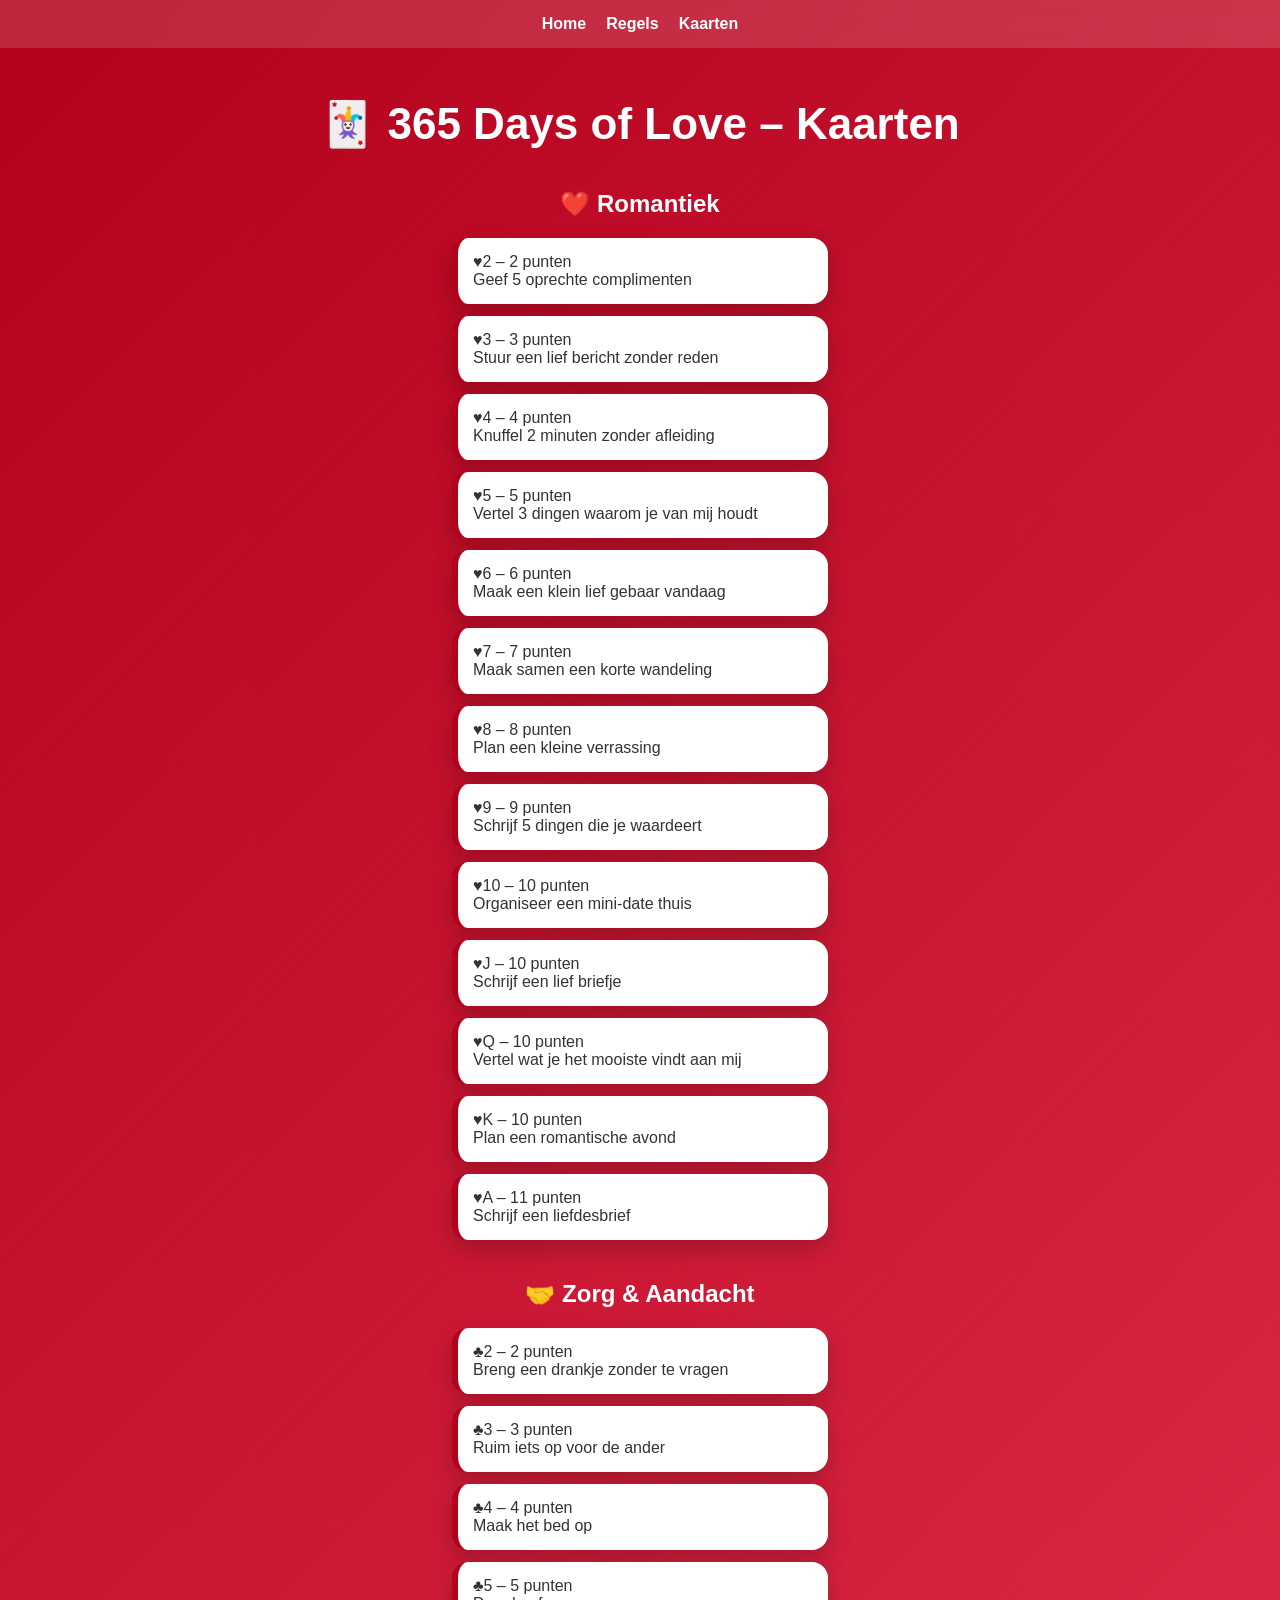
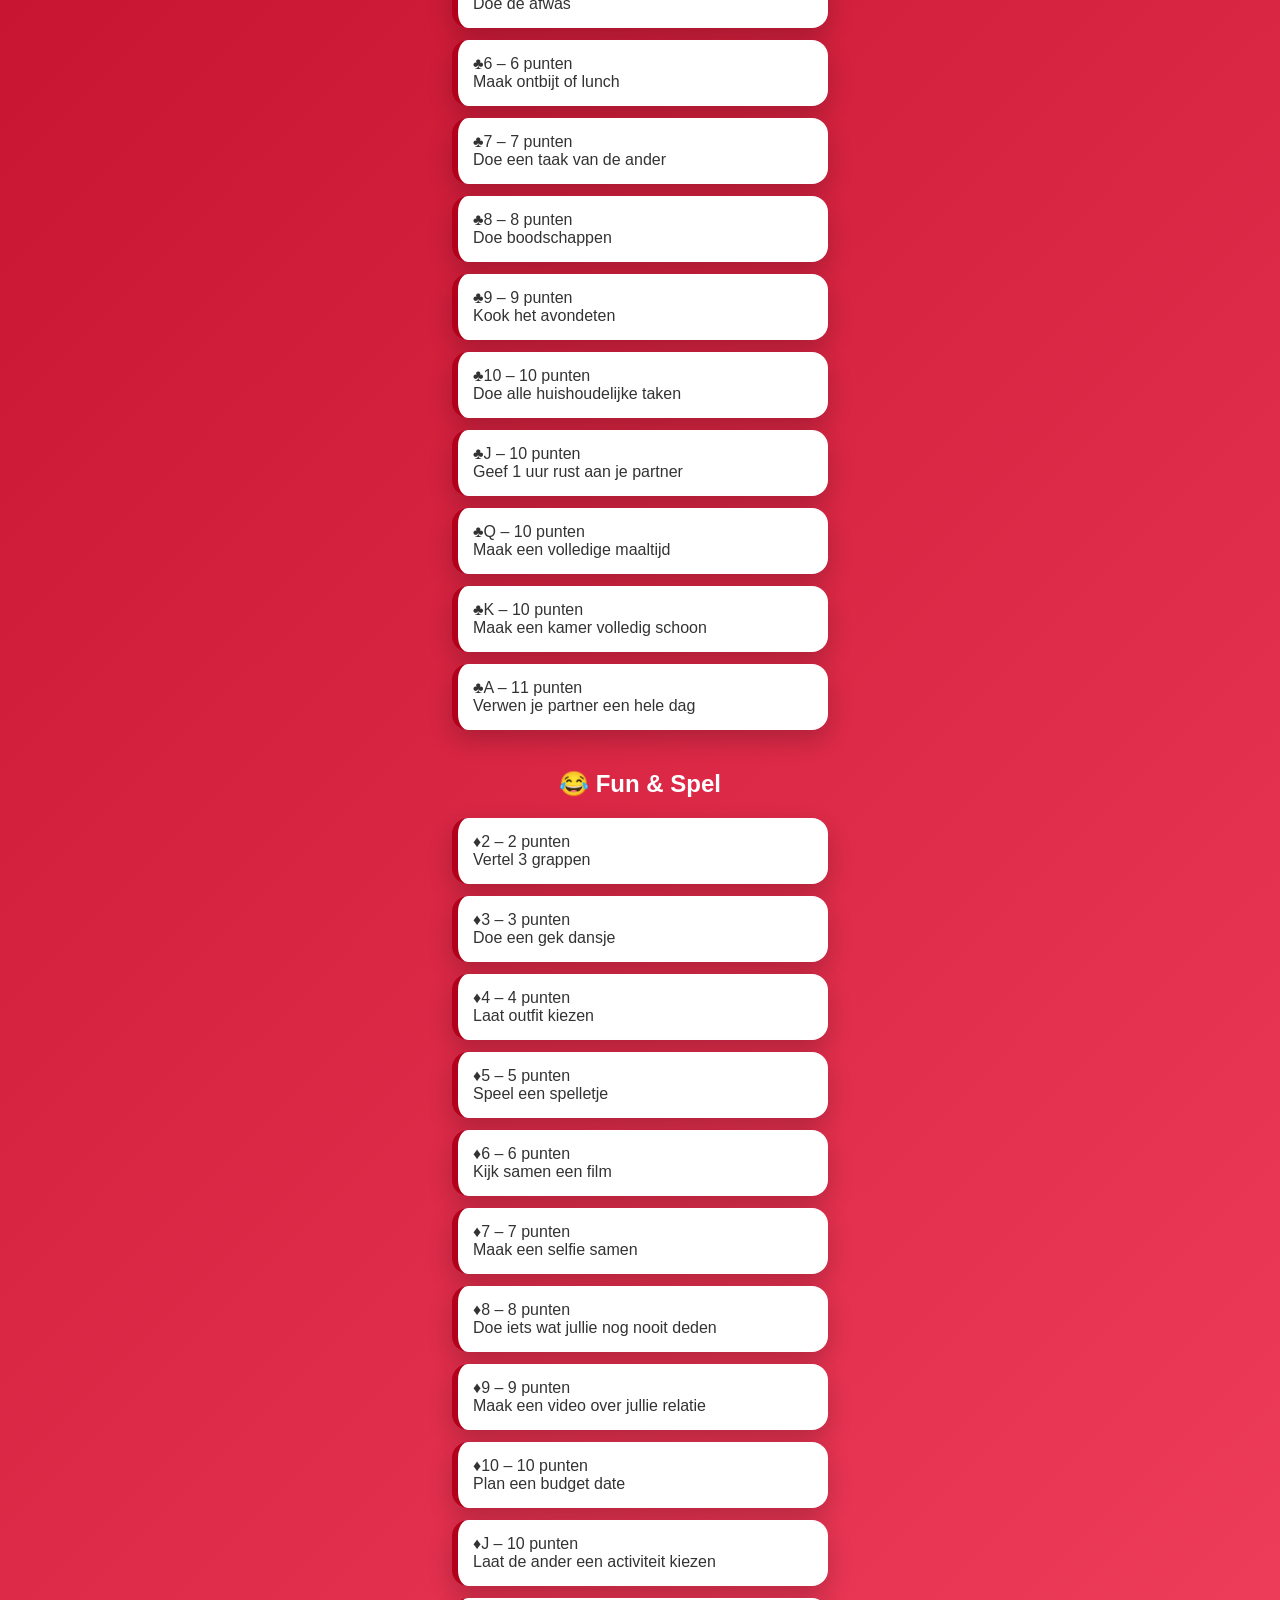
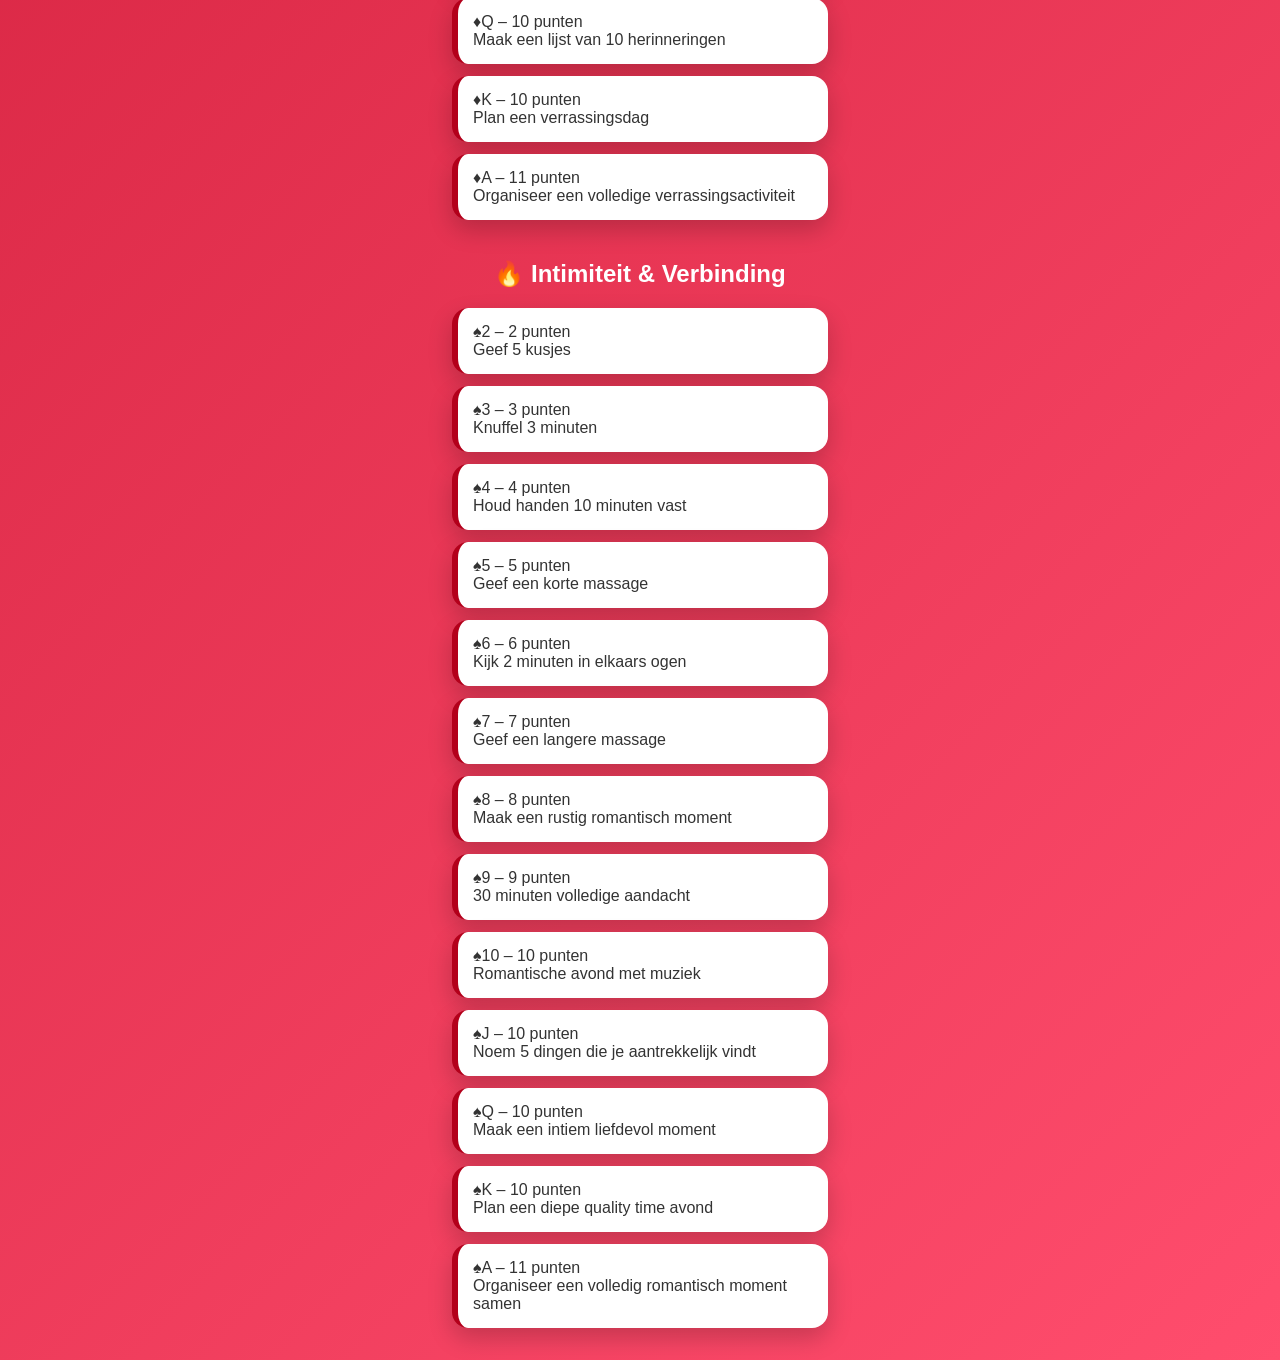
<file: cards.html>
<!DOCTYPE html>
<html lang="nl">
<head>
<meta charset="UTF-8">
<meta name="viewport" content="width=device-width, initial-scale=1">
<title>Kaarten</title>
<link rel="stylesheet" href="style.css">
</head>

<body>

<nav class="nav">
  <a href="index.html">Home</a>
  <a href="rules.html">Regels</a>
  <a href="cards.html">Kaarten</a>
</nav>

<div class="container">

<h1>🃏 365 Days of Love – Kaarten</h1>

<!-- ❤️ ROMANTIEK -->
<h2>❤️ Romantiek</h2>

<div class="card">♥2 – 2 punten<br>Geef 5 oprechte complimenten</div>
<div class="card">♥3 – 3 punten<br>Stuur een lief bericht zonder reden</div>
<div class="card">♥4 – 4 punten<br>Knuffel 2 minuten zonder afleiding</div>
<div class="card">♥5 – 5 punten<br>Vertel 3 dingen waarom je van mij houdt</div>
<div class="card">♥6 – 6 punten<br>Maak een klein lief gebaar vandaag</div>
<div class="card">♥7 – 7 punten<br>Maak samen een korte wandeling</div>
<div class="card">♥8 – 8 punten<br>Plan een kleine verrassing</div>
<div class="card">♥9 – 9 punten<br>Schrijf 5 dingen die je waardeert</div>
<div class="card">♥10 – 10 punten<br>Organiseer een mini-date thuis</div>
<div class="card">♥J – 10 punten<br>Schrijf een lief briefje</div>
<div class="card">♥Q – 10 punten<br>Vertel wat je het mooiste vindt aan mij</div>
<div class="card">♥K – 10 punten<br>Plan een romantische avond</div>
<div class="card">♥A – 11 punten<br>Schrijf een liefdesbrief</div>

<!-- 🤝 ZORG -->
<h2>🤝 Zorg & Aandacht</h2>

<div class="card">♣2 – 2 punten<br>Breng een drankje zonder te vragen</div>
<div class="card">♣3 – 3 punten<br>Ruim iets op voor de ander</div>
<div class="card">♣4 – 4 punten<br>Maak het bed op</div>
<div class="card">♣5 – 5 punten<br>Doe de afwas</div>
<div class="card">♣6 – 6 punten<br>Maak ontbijt of lunch</div>
<div class="card">♣7 – 7 punten<br>Doe een taak van de ander</div>
<div class="card">♣8 – 8 punten<br>Doe boodschappen</div>
<div class="card">♣9 – 9 punten<br>Kook het avondeten</div>
<div class="card">♣10 – 10 punten<br>Doe alle huishoudelijke taken</div>
<div class="card">♣J – 10 punten<br>Geef 1 uur rust aan je partner</div>
<div class="card">♣Q – 10 punten<br>Maak een volledige maaltijd</div>
<div class="card">♣K – 10 punten<br>Maak een kamer volledig schoon</div>
<div class="card">♣A – 11 punten<br>Verwen je partner een hele dag</div>

<!-- 😂 FUN -->
<h2>😂 Fun & Spel</h2>

<div class="card">♦2 – 2 punten<br>Vertel 3 grappen</div>
<div class="card">♦3 – 3 punten<br>Doe een gek dansje</div>
<div class="card">♦4 – 4 punten<br>Laat outfit kiezen</div>
<div class="card">♦5 – 5 punten<br>Speel een spelletje</div>
<div class="card">♦6 – 6 punten<br>Kijk samen een film</div>
<div class="card">♦7 – 7 punten<br>Maak een selfie samen</div>
<div class="card">♦8 – 8 punten<br>Doe iets wat jullie nog nooit deden</div>
<div class="card">♦9 – 9 punten<br>Maak een video over jullie relatie</div>
<div class="card">♦10 – 10 punten<br>Plan een budget date</div>
<div class="card">♦J – 10 punten<br>Laat de ander een activiteit kiezen</div>
<div class="card">♦Q – 10 punten<br>Maak een lijst van 10 herinneringen</div>
<div class="card">♦K – 10 punten<br>Plan een verrassingsdag</div>
<div class="card">♦A – 11 punten<br>Organiseer een volledige verrassingsactiviteit</div>

<!-- 🔥 INTIMITEIT -->
<h2>🔥 Intimiteit & Verbinding</h2>

<div class="card">♠2 – 2 punten<br>Geef 5 kusjes</div>
<div class="card">♠3 – 3 punten<br>Knuffel 3 minuten</div>
<div class="card">♠4 – 4 punten<br>Houd handen 10 minuten vast</div>
<div class="card">♠5 – 5 punten<br>Geef een korte massage</div>
<div class="card">♠6 – 6 punten<br>Kijk 2 minuten in elkaars ogen</div>
<div class="card">♠7 – 7 punten<br>Geef een langere massage</div>
<div class="card">♠8 – 8 punten<br>Maak een rustig romantisch moment</div>
<div class="card">♠9 – 9 punten<br>30 minuten volledige aandacht</div>
<div class="card">♠10 – 10 punten<br>Romantische avond met muziek</div>
<div class="card">♠J – 10 punten<br>Noem 5 dingen die je aantrekkelijk vindt</div>
<div class="card">♠Q – 10 punten<br>Maak een intiem liefdevol moment</div>
<div class="card">♠K – 10 punten<br>Plan een diepe quality time avond</div>
<div class="card">♠A – 11 punten<br>Organiseer een volledig romantisch moment samen</div>

</div>

</body>
</html>
</file>
<file: style.css>
body {
margin: 0;
font-family: 'Poppins', sans-serif;
background: linear-gradient(135deg, #b3001b, #ff4d6d);
color: white;
text-align: center;
}

.nav {
display: flex;
justify-content: center;
gap: 20px;
padding: 15px;
background: rgba(255,255,255,0.15);
backdrop-filter: blur(12px);
position: sticky;
top: 0;
}

.nav a {
color: white;
text-decoration: none;
font-weight: bold;
}

.container {
max-width: 900px;
margin: auto;
padding: 20px;
}

h1 {
font-size: 44px;
margin-top: 30px;
}

h2 {
margin-top: 40px;
}

.card {
background: white;
color: #333;
padding: 15px;
margin: 12px auto;
width: 340px;
border-radius: 16px;
box-shadow: 0 10px 25px rgba(0,0,0,0.2);
text-align: left;
border-left: 6px solid #b3001b;
}

.button {
display: inline-block;
margin-top: 25px;
padding: 12px 30px;
background: white;
color: #b3001b;
border-radius: 30px;
text-decoration: none;
font-weight: bold;
}
</file>
